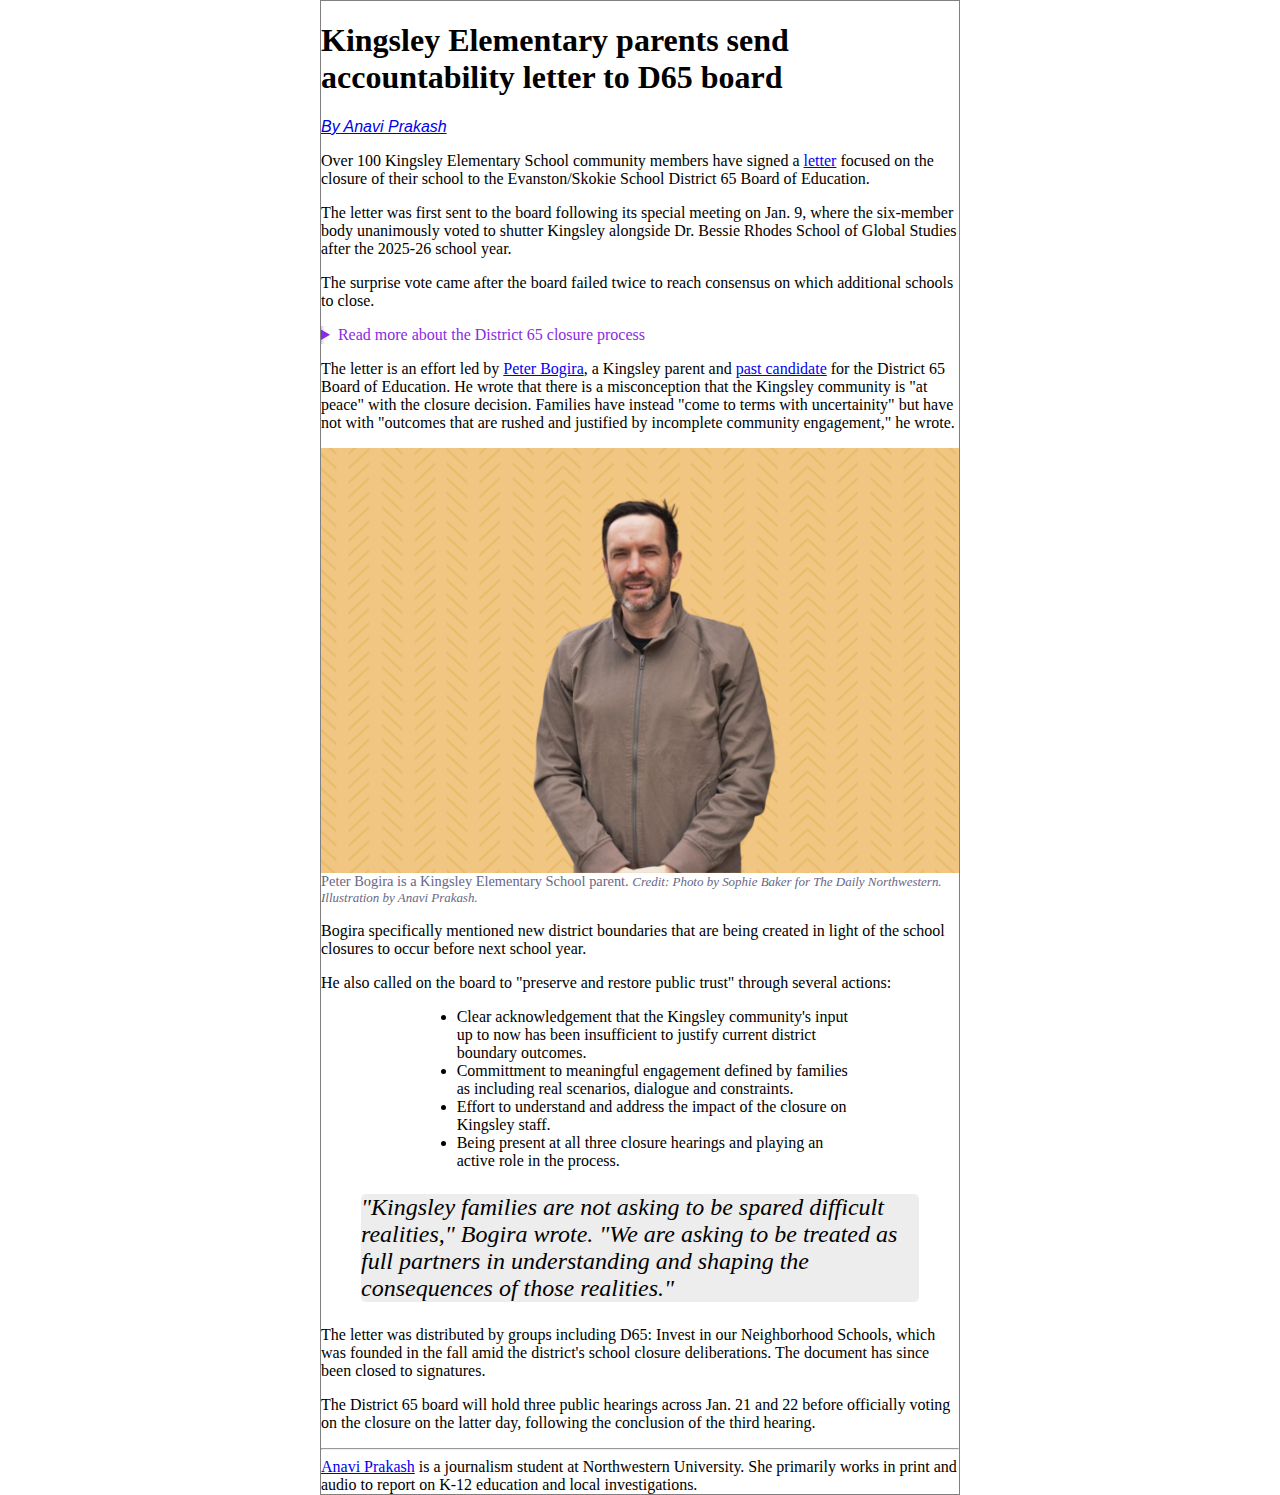
<file: index.html>
<head> <link rel="stylesheet" type="text/css" href="style.css" />
</head>

<div id = "article"> <!-- use indents to sort story sections -->

    <body>

    <h1>Kingsley Elementary parents send accountability letter to D65 board</h1>

    <div id = "byline"><a href="#tagline">By Anavi Prakash</a></div> <!-- #id to jump down to its category -->

     <p>Over 100 Kingsley Elementary School community members have signed a <a href="https://docs.google.com/document/d/1eBANPt_BLDhpzPzabQ3_F0jNvrrVyW03_IXnz1ukkEU/edit?tab=t.0#heading=h.45qjd7eb40a6"> letter</a> focused on the closure of their school to the Evanston/Skokie School District 65 Board of Education.</p>

    <p>The letter was first sent to the board following its special meeting on Jan. 9, where the six-member body unanimously voted to shutter Kingsley alongside Dr. Bessie Rhodes School of Global Studies after the 2025-26 school year.</p>

    <p>The surprise vote came after the board failed twice to reach consensus on which additional schools to close.</p>

     <aside> 
    <details>
        <summary> Read more about the District 65 closure process </summary>
     <div id = "context"> <p>Across two school closure votes in the fall, the board's six members split on whether to close one or two schools, either gridlocking or voting against each scenario. After starting with 33 potential scenarios in September, the board narrowed it down to four scenarios involving Willard, Kingsley and Lincolnwood Elementary Schools. Then, across votes in November in December, the District 65 board failed to reach consensus on which school --- or schools --- to continue the closure process for. </p> 
    <p> Following the November resignation of former Board member Omar Salem, the board has not had a seventh board member to break ties. In a mid-December letter to families, Board President Patricia S. Anderson and Board Vice President Nichole Pinkard announced that if no seventh member was named by the end of 2025, the board would not move forward with any closures in addition to the finalized closure of Dr. Bessie Rhodes School of Global Studies for the 2026-27 school year.</p>
    
    <p>Then, seven days into the new year, the board leadership announced a special meeting to revise the scenario closing only Kingsley Elementary School. After unanimously approving the scenario, the board is now set to hold the mandatory three public hearings on Jan. 21 and 22 before voting to officially close the school at a special meeting scheduled for the evening of Jan. 22, following the third hearing.</p>   </div>
    </details>
    </aside>

    <p>The letter is an effort led by <a href="https://dailynorthwestern.com/2025/11/17/uncategorized/peter-bogira-kingsley-at-peace-with-closure-but-district-needs-to-smooth-the-landing/"> Peter Bogira</a>, a Kingsley parent and <a href="https://dailynorthwestern.com/2025/02/26/city/qa-d65-candidate-peter-bogira-talks-strategic-vision/">past candidate</a> for the District 65 Board of Education. He wrote that there is a misconception that the Kingsley community is "at peace" with the closure decision. Families have instead "come to terms with uncertainity" but have not with "outcomes that are rushed and justified by incomplete community engagement," he wrote.</p>

    <img src="bogira_illo.png" width="100%" alt="A person wearing a brown jacket."/>
        <div class = "caption">  Peter Bogira is a Kingsley Elementary School parent. <span class = "credit"> Credit: Photo by Sophie Baker for The Daily Northwestern. Illustration by Anavi Prakash.</span></div>

    <p>Bogira specifically mentioned new district boundaries that are being created in light of the school closures to occur before next school year.</p>


    <p> He also called on the board to "preserve and restore public trust" through several actions:</p>

        <ul>

            <li>Clear acknowledgement that the Kingsley community's input up to now has been insufficient to justify current district boundary outcomes.</li>

         <li>Committment to meaningful engagement defined by families as including real scenarios, dialogue and constraints.</li>

         <li>Effort to understand and address the impact of the closure on Kingsley staff.</li>

         <li>Being present at all three closure hearings and playing an active role in the process. </li>

        </ul>


    <blockquote>
     <p> "Kingsley families are not asking to be spared difficult realities," Bogira wrote. "We are asking to be treated as full partners in understanding and shaping the consequences of those realities." </p>
    </blockquote>

    <p> The letter was distributed by groups including D65: Invest in our Neighborhood Schools, which was founded in the fall amid the district's school closure deliberations. The document has since been closed to signatures. </p>

    <p> The District 65 board will hold three public hearings across Jan. 21 and 22 before officially voting on the closure on the latter day, following the conclusion of the third hearing.</p>



    <hr> <!-- dividing horizontal line -->

    <div id = "tagline"> <a href="https://www.linkedin.com/in/anavi-prakash-71b044248">Anavi Prakash</a> is a journalism student at Northwestern University. She primarily works in print and audio to report on K-12 education and local investigations.</div> 

    </body>

</div>
</file>
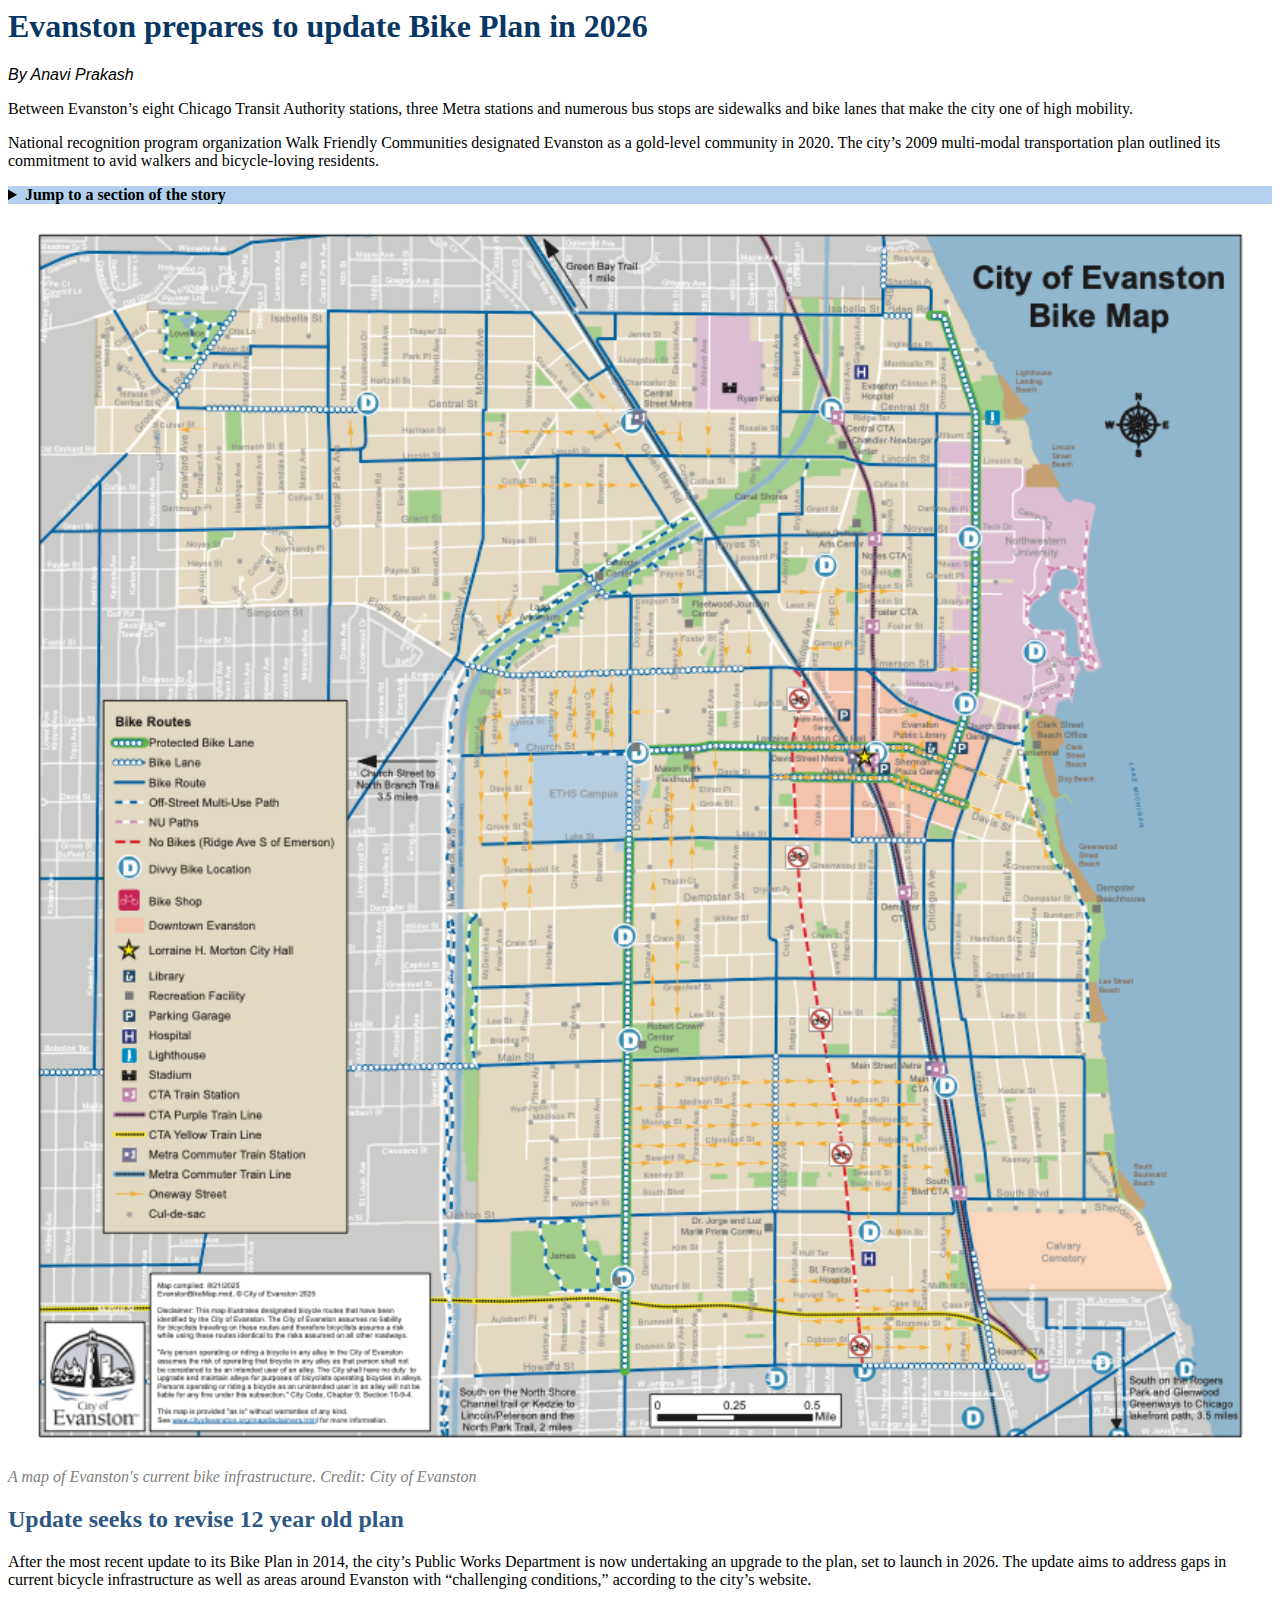
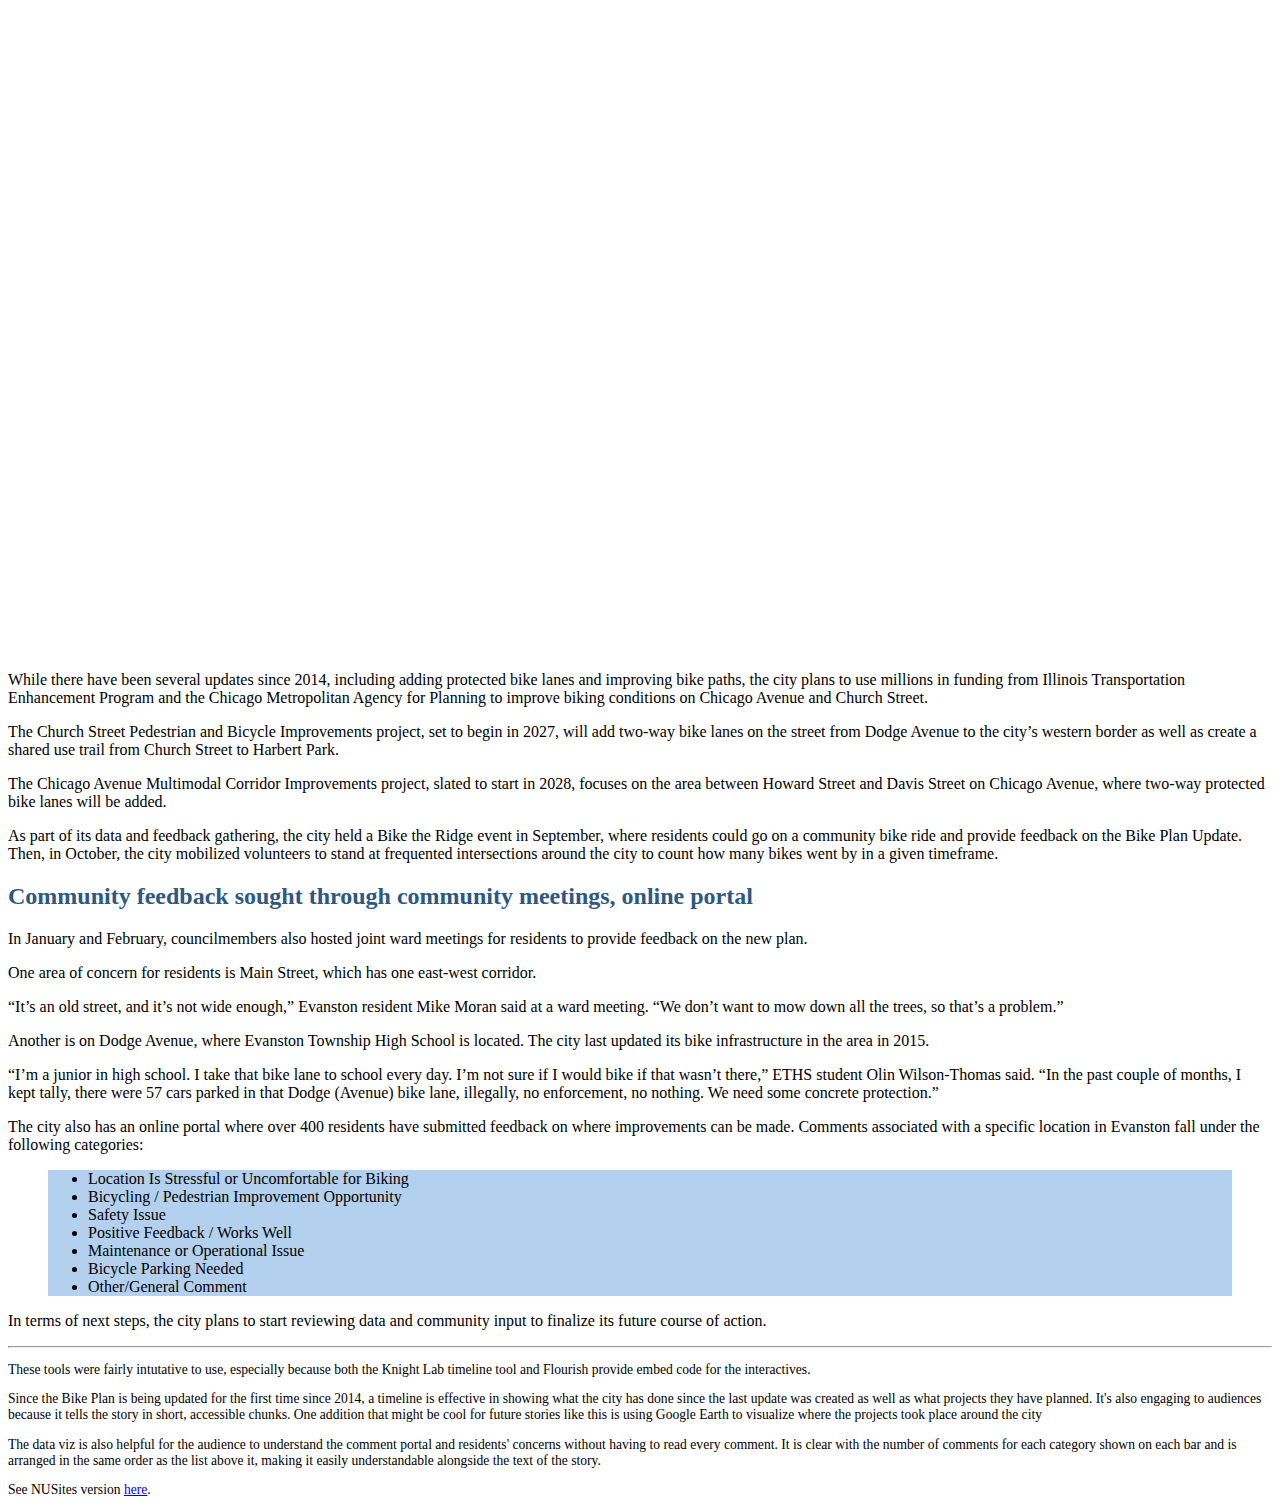
<file: digital_prod/index.html>
<head> <link rel="stylesheet" type="text/css" href="style.css" />
</head>

<body>

    <h1> Evanston prepares to update Bike Plan in 2026</h1> <!-- headline -->
    <div id = "byline"> By Anavi Prakash </div> <!-- byline -->

    <!-- beginning of story -->
    <p>Between Evanston’s eight Chicago Transit Authority stations, three Metra stations and numerous bus stops are sidewalks and bike lanes that make the city one of high mobility.</p>

    <p>National recognition program organization Walk Friendly Communities designated Evanston as a gold-level community in 2020. The city’s 2009 multi-modal transportation plan outlined its commitment to avid walkers and bicycle-loving residents.</p>

    <!-- dropdown to allow for jumping to different sections of the story -->
    <details> <summary> Jump to a section of the story </summary>
    <p id = "buttons"> <a href="#update">The update</a> | <a href = "#feedback"> Community input</a> </p> </details> <!-- link headers to text-->

  <img src="EvanstonBikeMap.png"; alt = "a map."; width="100%"> <!-- photo of current evanston bike map -->
  <div class = "caption"> A map of Evanston's current bike infrastructure. Credit: City of Evanston</div>

  <!-- story section 1 -->
  <h2 id = "update"> Update seeks to revise 12 year old plan</h2>

    <p>After the most recent update to its Bike Plan in 2014, the city’s Public Works Department is now undertaking an upgrade to the plan, set to launch in 2026. The update aims to address gaps in current bicycle infrastructure as well as areas around Evanston with “challenging conditions,” according to the city’s website.</p>

    <!-- timeline of bike infrastructure projects since 2014 -->
    <iframe src='https://cdn.knightlab.com/libs/timeline3/latest/embed/index.html?source=v2%3A2PACX-1vRBW1EAyMjg5D4vizGIhq1T1DDRy-KHOK8vcY5vYRBG0fF1t1H54N_VwobpQvJKyu3-6IlS-HsTk__q&font=Default&lang=en&initial_zoom=2&width=100%25&height=650' width='100%' height='650' webkitallowfullscreen mozallowfullscreen allowfullscreen frameborder='0'></iframe> 

    <p>While there have been several updates since 2014, including adding protected bike lanes and improving bike paths, the city plans to use millions in funding from Illinois Transportation Enhancement Program and the Chicago Metropolitan Agency for Planning to improve biking conditions on Chicago Avenue and Church Street.</p>

    <p>The Church Street Pedestrian and Bicycle Improvements project, set to begin in 2027, will add two-way bike lanes on the street from Dodge Avenue to the city’s western border as well as create a shared use trail from Church Street to Harbert Park.</p>

    <p>The Chicago Avenue Multimodal Corridor Improvements project, slated to start in 2028, focuses on the area between Howard Street and Davis Street on Chicago Avenue, where two-way protected bike lanes will be added.</p>

    <p>As part of its data and feedback gathering, the city held a Bike the Ridge event in September, where residents could go on a community bike ride and provide feedback on the Bike Plan Update. Then, in October, the city mobilized volunteers to stand at frequented intersections around the city to count how many bikes went by in a given timeframe.</p>

    <!-- story section 2 -->
    <h2 id = "feedback"> Community feedback sought through community meetings, online portal </h2>

    <p>In January and February, councilmembers also hosted joint ward meetings for residents to provide feedback on the new plan.</p>

    <p>One area of concern for residents is Main Street, which has one east-west corridor.</p>

    <p>“It’s an old street, and it’s not wide enough,” Evanston resident Mike Moran said at a ward meeting. “We don’t want to mow down all the trees, so that’s a problem.”</p>

    <p>Another is on Dodge Avenue, where Evanston Township High School is located. The city last updated its bike infrastructure in the area in 2015.</p>

    <p>“I’m a junior in high school. I take that bike lane to school every day. I’m not sure if I would bike if that wasn’t there,” ETHS student Olin Wilson-Thomas said. “In the past couple of months, I kept tally, there were 57 cars parked in that Dodge (Avenue) bike lane, illegally, no enforcement, no nothing. We need some concrete protection.”</p>

    <p>The city also has an online portal where over 400 residents have submitted feedback on where improvements can be made. Comments associated with a specific location in Evanston fall under the following categories:</p>

    <!-- make the list stand out -->
    <blockquote>
        <ul> <!-- bullet list of categories -->
            <li>Location Is Stressful or Uncomfortable for Biking</li>
            <li>Bicycling / Pedestrian Improvement Opportunity</li>
            <li>Safety Issue</li>
            <li>Positive Feedback / Works Well</li>
            <li>Maintenance or Operational Issue</li>
            <li>Bicycle Parking Needed</li>
            <li>Other/General Comment</li>
        </ul>

    </blockquote>
    
    <!-- data viz of comment tallies  -->
    <div class="flourish-embed flourish-chart" data-src="visualisation/27516588"><script src="https://public.flourish.studio/resources/embed.js"></script><noscript><img src="https://public.flourish.studio/visualisation/27516588/thumbnail" width="100%" alt="chart visualization" /></noscript></div>

 <p>In terms of next steps, the city plans to start reviewing data and community input to finalize its future course of action.</p>

<hr>
<div id = "reflection">
<p>These tools were fairly intutative to use, especially because both the Knight Lab timeline tool and Flourish provide embed code for the interactives. </p>

<p> Since the Bike Plan is being updated for the first time since 2014, a timeline is effective in showing what the city has done since the last update was created as well as what projects they have planned. It's also engaging to audiences because it tells the story in short, accessible chunks. One addition that might be cool for future stories like this is using Google Earth to visualize where the projects took place around the city</p>
<p> The data viz is also helpful for the audience to understand the comment portal and residents' concerns without having to read every comment. It is clear with the number of comments for each category shown on each bar and is arranged in the same order as the list above it, making it easily understandable alongside the text of the story. </p>

<p> See NUSites version <a href=https://sites.northwestern.edu/anaviprakash/2026/02/05/evanston-prepares-to-update-bike-plan-in-2026> here</a>.
</div>

</hr>
</body>
</file>
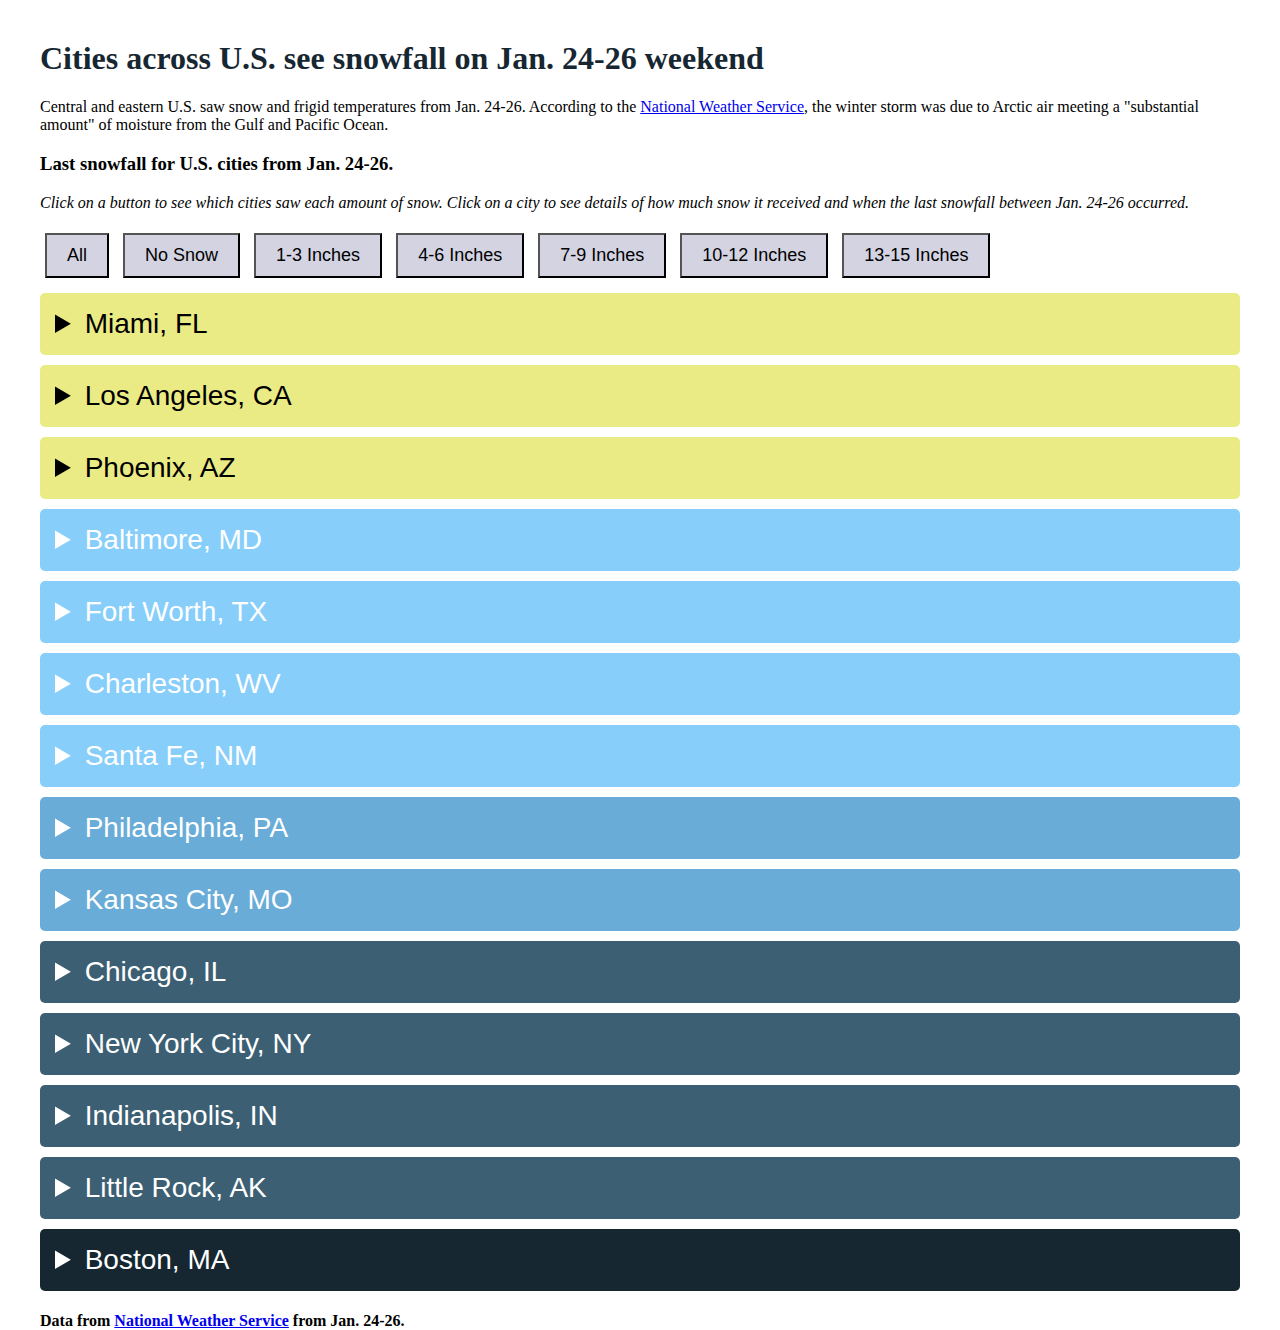
<file: javascript/index.html>
<html>
<head>
  <title>SNOW SNOW SNOW</title>
  <style>
    html, body { margin:0; padding:20px; height:100%; } /* setting up file dimensions */
    button { padding:10px 20px; margin:5px; font-size:18px; background: rgb(211, 211, 225) } /* setting up buttom appearance */

    /* setting up snowfall amount classes' appearance */
    .zero { background: rgb(235, 235, 133); color:#000; } 
    .one_three  { background:lightskyblue; color:#fff; }
    .four_six { background:rgb(104, 172, 215); color:#fff; }
    .seven_nine { background:rgb(92, 146, 180); color:#fff; }
    .ten_twelve { background:rgb(60, 95, 116); color:#fff; }
    .thirteen_fifteen { background:rgb(22, 39, 50); color:#fff; }

    /* style for item class -- changed font size and font */
    .item {
      padding:15px; margin:10px 0;
      border-radius:5px;
      font-size:1.75em;  
     font-family: 'Franklin Gothic Medium', 'Arial Narrow', Arial, sans-serif;
    }
    /* make buttons a filter */
    .item.hidden { display:none; }


    /* font size, color of page title */
    h1 {
      font-size: 2em; 
      color: rgb(22, 39, 50);
    }

  /* font, font style of dropdown descriptions */
  .snow {
    font-size: 0.75em;
    font-style: italic;
  } 

  /* font, font style for filter button description  */
  #descrip{
    font-size: 1em; 
    font-style: italic;

  }
/* compatibility with phone dimensions */
@media (orientation: portrait) {
 body {
    width: 90%;
    font-size: 2em;
 } }


  </style>

</head>

<body>

  <!-- heading for the page --> 
<h1> Cities across U.S. see snowfall on Jan. 24-26 weekend </h1>

<!-- context graf for the filter button --> 
<p> Central and eastern U.S. saw snow and frigid temperatures from Jan. 24-26. According to the <a href="https://www.weather.gov/lot/2026_01_24-25_WinterStorm">National Weather Service</a>, the winter storm was due to Arctic air meeting a "substantial amount" of moisture from the Gulf and Pacific Ocean. </p>

<!-- filter button tool title--> 
  <h3> Last snowfall for U.S. cities from Jan. 24-26.</h3>

<!-- filter button instructions/description --> 
  <p id = "descrip"> Click on a button to see which cities saw each amount of snow. Click on a city to see details of how much snow it received and when the last snowfall between Jan. 24-26 occurred. </p>

  <!-- button set up for each category of snowfall --> 
  <button onclick="filter('all')">All</button> <!-- all cities --> 
  <button onclick="filter('zero')">No Snow</button> <!-- cities with no snow --> 
  <button onclick="filter('one_three')">1-3 Inches</button> <!-- cities with 1-3 inches --> 
  <button onclick="filter('four_six')">4-6 Inches</button> <!-- cities with 4-6 inches --> 
  <button onclick="filter('seven_nine')">7-9 Inches</button> <!-- cities with 7-9 inches --> 
  <button onclick="filter('ten_twelve')">10-12 Inches</button> <!-- cities with 10-12 inches --> 
  <button onclick="filter('thirteen_fifteen')">13-15 Inches</button> <!-- cities with 13-15 inches --> 


  <!-- dropdowns for each city: summary is the city name, the dropdown information is how much snow the city got and when the snowfall occurred; class is based on snowfall amount --> 

  <!-- cities that got zero snow --> 
  <details class="item zero"><summary>Miami, FL</summary>
  <div class = "snow"> 0 inches </div></details>

  <details class="item zero"><summary>Los Angeles, CA</summary>
  <div class = "snow"> 0 inches </div></details>

  <details class="item zero"><summary>Phoenix, AZ</summary>
  <div class = "snow"> 0 inches </div></details>

  <!-- cities that got 1-3 inches of snow --> 
  <details class="item one_three"><summary>Baltimore, MD</summary>
    <div class = "snow"> 1.7 inches on Jan. 26 </div></details>

  <details class="item one_three"><summary>Fort Worth, TX</summary>
  <div class = "snow"> 0.2 inches on Jan. 26</div></details>

  <details class="item one_three"><summary>Charleston, WV</summary>
  <div class = "snow"> 1 inch on Jan. 25</div></details>

  <details class="item one_three"> <summary>Santa Fe, NM</summary>
  <div class = "snow"> 1.2 inches on Jan. 25</div></details>

  <!-- cities that got 4-6 inches of snow --> 
  <details class="item four_six"><summary>Philadelphia, PA</summary>
  <div class = "snow"> 5.1 inches on Jan. 25</div></details>

  <details class="item four_six"><summary>Kansas City, MO</summary>
  <div class = "snow"> 4 inches on Jan. 25</div></details>

  <!-- cities that got 10-12 inches of snow --> 
  <details class="item ten_twelve"><summary>Chicago, IL</summary>
  <div class = "snow"> 10.5 inches on Jan. 25</div></details>

  <details class="item ten_twelve"><summary>New York City, NY</summary>
  <div class = "snow"> 10.3 inches on Jan. 25</div></details>

  <details class="item ten_twelve"><summary>Indianapolis, IN</summary>
  <div class = "snow"> 10.5 inches on Jan. 25</div></details>

  <details class="item ten_twelve"><summary>Little Rock, AK</summary>
  <div class = "snow"> 11 inches on Jan. 24</div></details>
  
  <!-- cities that got 13-15 inches of snow --> 
  <details class="item thirteen_fifteen"><summary>Boston, MA</summary>
  <div class = "snow"> 15 inches on Jan. 25</div></details>

  <!-- data citation --> 
  <h4> Data from <a href="https://www.weather.gov/source/crh/snowmap.html">National Weather Service</a> from Jan. 24-26.</h4>

  <script> 
   /* function to apply the filter buttons to each city dropdown depending on which button is clicked; filter is based on class */
    function filter(cat) {
      let items = document.querySelectorAll('.item'); 
      items.forEach(item => {
        if (cat === 'all' || item.classList.contains(cat)) {
          item.classList.remove('hidden');
        } else {
          item.classList.add('hidden');
        }
      });
    }
  </script>
</body>
</html>
</file>
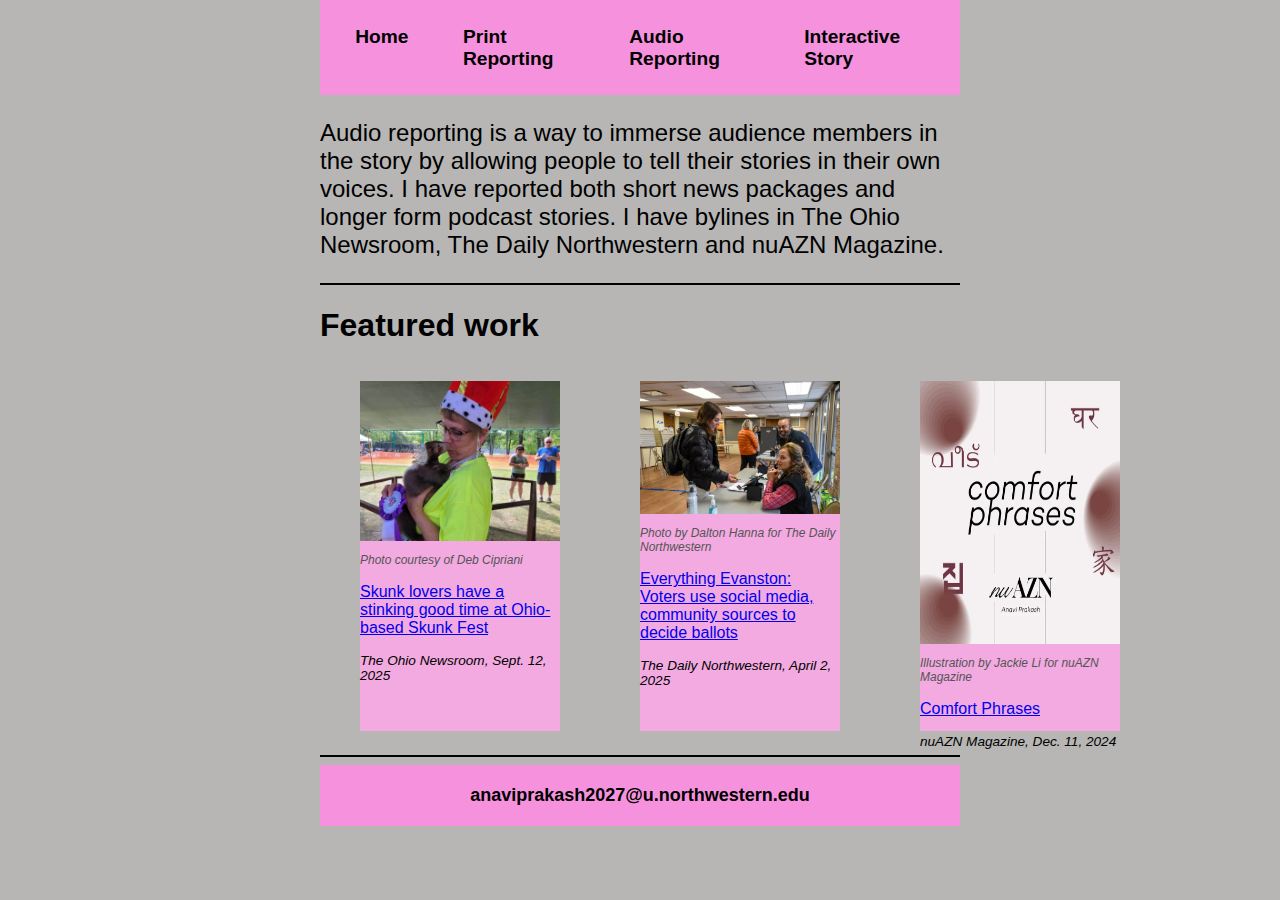
<file: portfolio/audio.html>
<head>
  <link href="style.css" type="text/css" rel="stylesheet" />
</head>
<body>
  <div class="navbar">    
    <div class="nav-buttons">
      <a href="index.html" class="nav-item">Home</a>
      <a href="print.html" class="nav-item">Print Reporting</a>
      <a href="audio.html" class="nav-item">Audio Reporting</a>
      <a href="interactive.html" class="nav-item">Interactive Story</a>
    </div>

      <div class="nav-item hamburger">☰</div>
  </div>
    
  </div>

  <script>
    document.querySelector('.hamburger').onclick = () => {
      document.querySelector('.nav-buttons').classList.toggle('active');
    };
  </script>



<p class="blurb"> Audio reporting is a way to immerse audience members in the story by allowing people to tell their stories in their own voices. I have reported both short news packages and longer form podcast stories. I have bylines in The Ohio Newsroom, The Daily Northwestern and nuAZN Magazine.</p>

<hr color= "black">

<h1> Featured work </h1>  
  <div class="container">
  <div class = item>
  <blockquote> 
    <img src="SKUNK.jpg" alt="A person holding a skunk." width=100%>
    <p class="credit"> Photo courtesy of Deb Cipriani</p>
    <p class="title"><a href="https://www.statenews.org/section/the-ohio-newsroom/2025-09-12/skunk-lovers-have-a-stinking-good-time-at-ohio-based-skunk-fest">Skunk lovers have a stinking good time at Ohio-based Skunk Fest</a></p>
    <!-- publication + date -->
     <p class="pub"> The Ohio Newsroom, Sept. 12, 2025 </p>
  </blockquote>
</a>
</div>

<div class = "item">
   <blockquote> 
   <img src="VOTE.jpg" alt="A standing person talking to someone behind a table." width="100%">
    <p class="credit"> Photo by Dalton Hanna for The Daily Northwestern</p> 
    <p class = "title"><a href="https://dailynorthwestern.com/2025/04/02/audio/everything-evanston-voters-use-social-media-community-sources-to-decide-ballots/">Everything Evanston: Voters use social media, community sources to decide ballots</a></p>
    <p class="pub"> The Daily Northwestern, April 2, 2025</p>
  </blockquote>
</div>

<div class="item">
   <blockquote> 
    <img src="LANG.jpg" alt="The front of a building" width="100%" height="75%">
     <p class="credit"> Illustration by Jackie Li for nuAZN Magazine</p>
    <p class = "title"><a href="https://nuazn.com/comfort-phrases">Comfort Phrases</a></p>
    <p class="pub"> nuAZN Magazine, Dec. 11, 2024</p>
  </blockquote>
</div>
    </div>

<hr color= "black">
    <footer>
       <h2>anaviprakash2027@u.northwestern.edu</h2>
    </footer>


</body>
</file>
<file: style.css>
#article {
    border: solid 1px grey
}

h1 { /* headline font and color */ 
    font-size: 2em;
    color: black
}


#byline {  /* byline format + font to make the story more easily readable */
    font-style: italic;
    font-family:'Franklin Gothic Medium', 'Arial Narrow', Arial, sans-serif;
} 
  
body { /* body oriented to the center of the screen */ 
    width:50%;
    margin: auto;
}

.caption { /* photo caption color, font size  */ 
    color: rgb(103, 103, 134);
    font-size: .9em
}

.credit{ /* photo credit color, font size and weight */ 
    font-style: italic;
    color: rgb(103, 103, 134);
    font-size: .9em
}


ul { /* list margins */ 
    margin-left: 15%;
    margin-right: 15%; 
    
}

details { /* from html markdown to create a sidebar */ 
    width: 100%;
    text-align: left; 
    box-shadow: inset 4px 0 5px -5px blueviolet;
    color: blueviolet;
    font-style: bold;
}

#context{ /* text of the sidebar */ 
    color: grey;
    font-style: bold;
    font-size: 1em; 
    text-align: left;
}

blockquote{ 
    background-color: #ededed;
    border-radius: 5px;
    font-size: 1.5em;
    font-style: italic;
}

/* if phone, then */
@media (orientation: portrait) {
 body {
    width: 90%;
    font-size: 2em;
 }
}
</file>
<file: digital_prod/style.css>
/* change h1 color */
h1{
    font-size: 2em;
    color: rgb(9, 55, 100) 
}

/* change h2 color */
h2{
   color: rgb(45, 88, 132) 
}

/* byline style */
#byline{
    font-style: italic;
    font-family: 'Franklin Gothic Medium', 'Arial Narrow', Arial, sans-serif;
}

/* caption for photo: italic and gray */
.caption {
    font-style: italic;
    color: grey;
}

/* make blockquote stand out */
blockquote{
    background-color: rgb(179, 209, 238);
}

/* highlight the dropdown */
details{
    background-color:rgb(179, 209, 238);
    font-weight: bold;
}

/* center the text for the jump links */
#buttons{
    text-align: center;
}

#reflection{
    font-size: 0.85em;
}

/* if phone, then */
@media (orientation: portrait) {
 body {
    width: 90%;
    font-size: 2em;
 } }
</file>
<file: portfolio/style.css>
/* body centering and media orientation!!!!!! */

body{
    margin: auto;
    width: 50%;
    font-family: 'Franklin Gothic Medium', 'Arial Narrow', Arial, sans-serif;
    background-color: rgb(183, 182, 180);
}

.navbar {
  display: flex;
  justify-content: space-between;
  padding: 1em;
  background: rgb(246, 146, 221);
  color: white;
  position: sticky;
  top: 0;
  z-index: 10;
}

.nav-buttons {
  display: flex;
  gap: 1em;
}

.nav-item {
  padding: 0.5em 1em;
  color: black;
  text-decoration: none;
  font-size:1.2em;
  font-weight:bold;
}

.hamburger {
  display: none;
}

#header{
    font-style: italic;
    font-size: 2em;
    color: rgb(250, 239, 140);
    background-color: rgb(228, 66, 188);
}


.container{
    display: flex;
    flex-direction: row;
}

.item {
    flex-grow: 1;   
}

blockquote{
    border:10px;
    border-color: black;
    background-color: rgb(242, 170, 224);
    width: 200px;
    height: 350px;
}

.credit {
    color: rgb(85, 85, 85);
    font-size: 0.75em;
    font-style: italic;
}

.pub {
    font-style: italic;
    font-size:0.85em;
}

#headshot {
    width: 100%;
    
}

.blurb {
    width: 100%;
    font-size: 1.5em;
}

footer{
  text-align: center;
  padding: 5px;
  background-color: rgb(246, 146, 221);;
  color: black;
  font-size: 0.75em;
}

@media (orientation: portrait) {
  .nav-buttons {
    display: none;
  }
  .nav-buttons.active {
    display: flex;
    flex-direction: column;
    position: absolute;
    top: 100%;
    left: 0;
    right: 0;
    background: rgb(228, 66, 188);
    padding: 1em;
  }

   body {
    width: 90%;
    font-size: 2em;
 }

 .hamburger {
  display: block;
}

 blockquote{
    border:10px;
    border-color: black;
    background-color: rgb(242, 170, 224);
    width: 200px;
    height: 800px;
}
  

}
</file>
